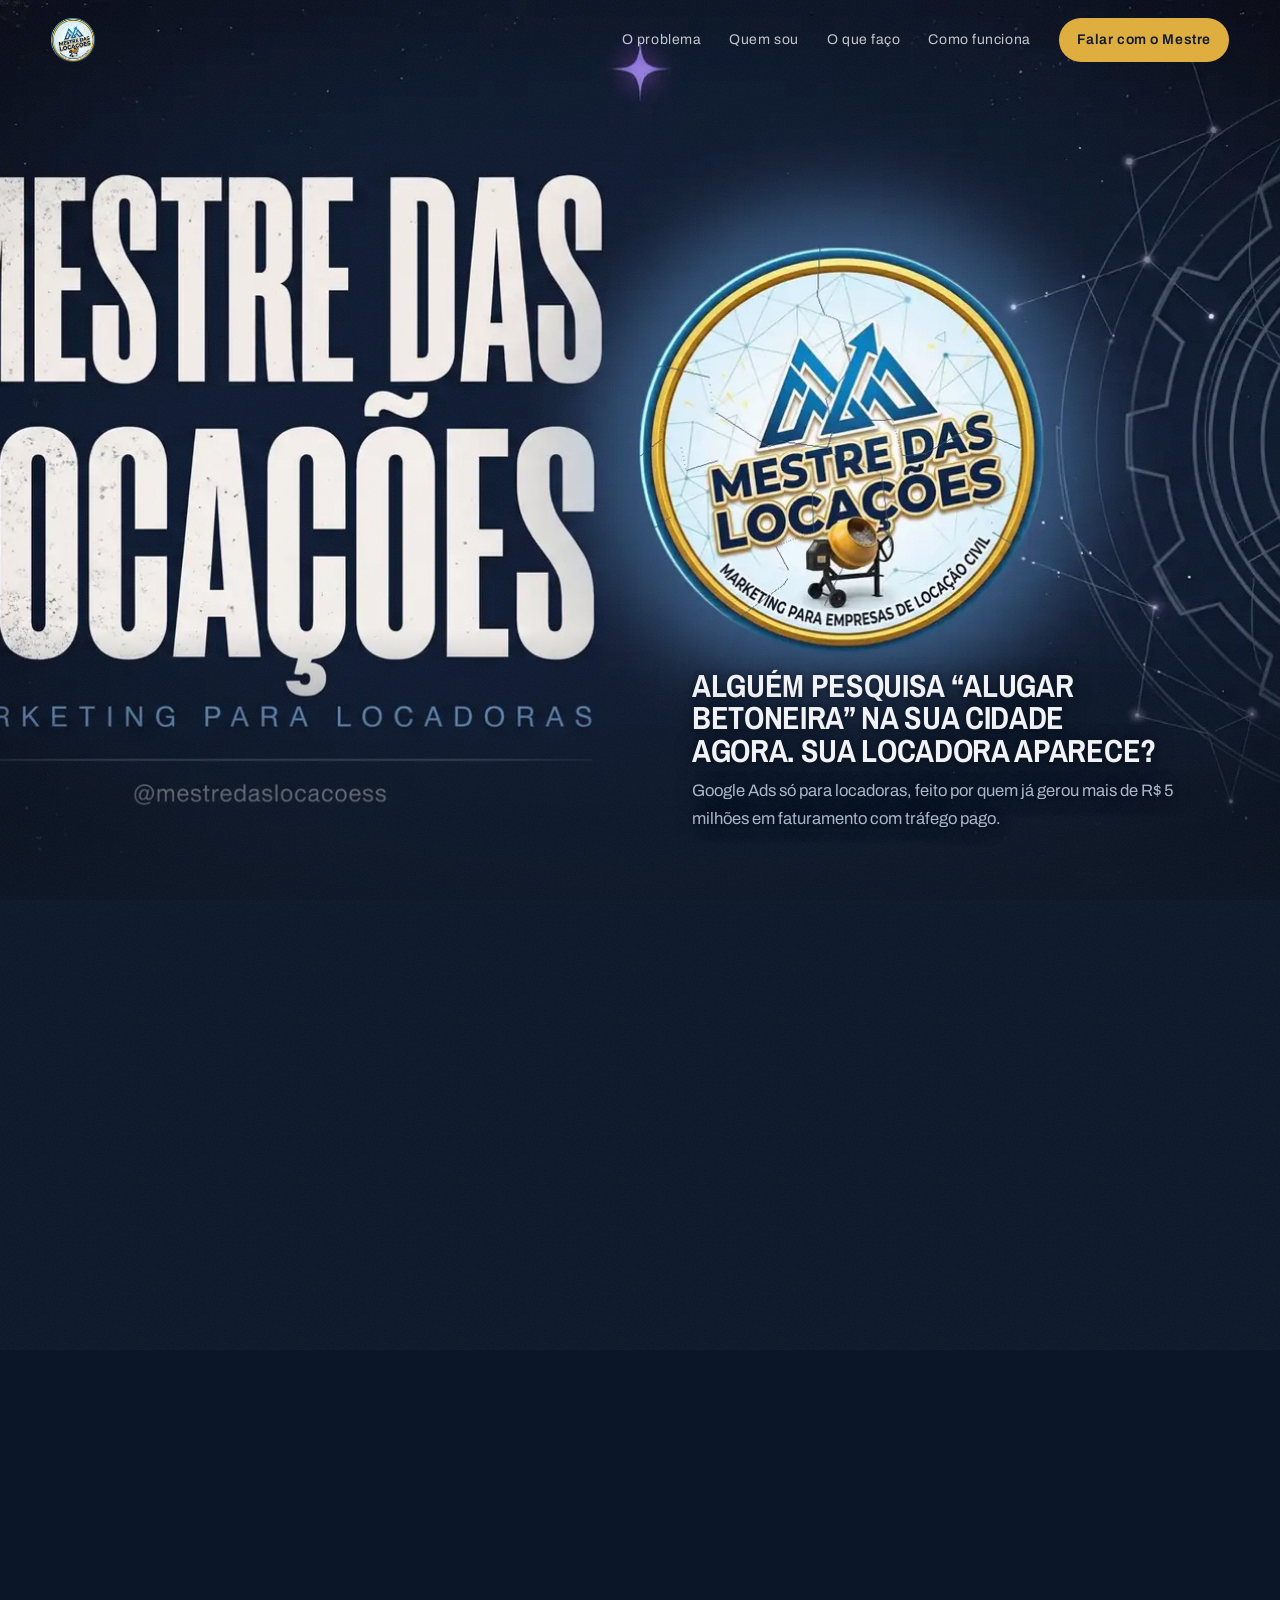
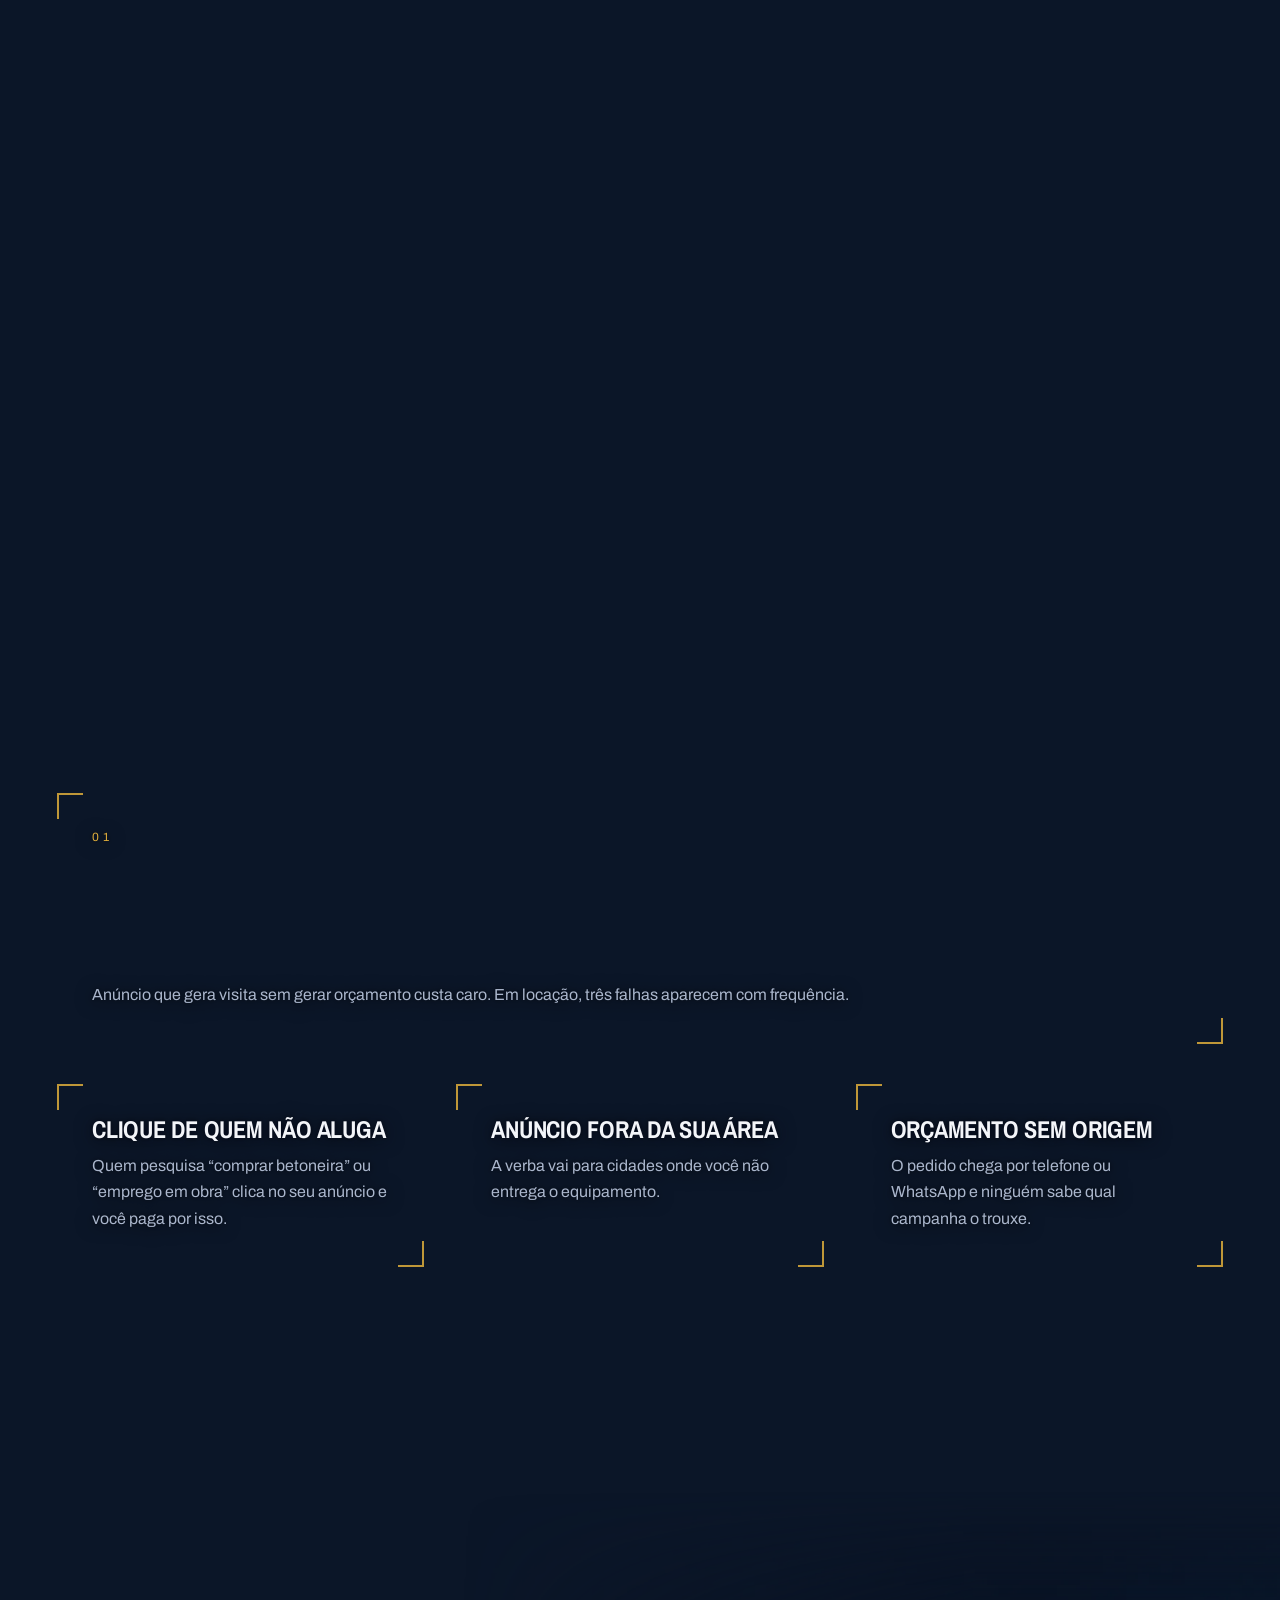
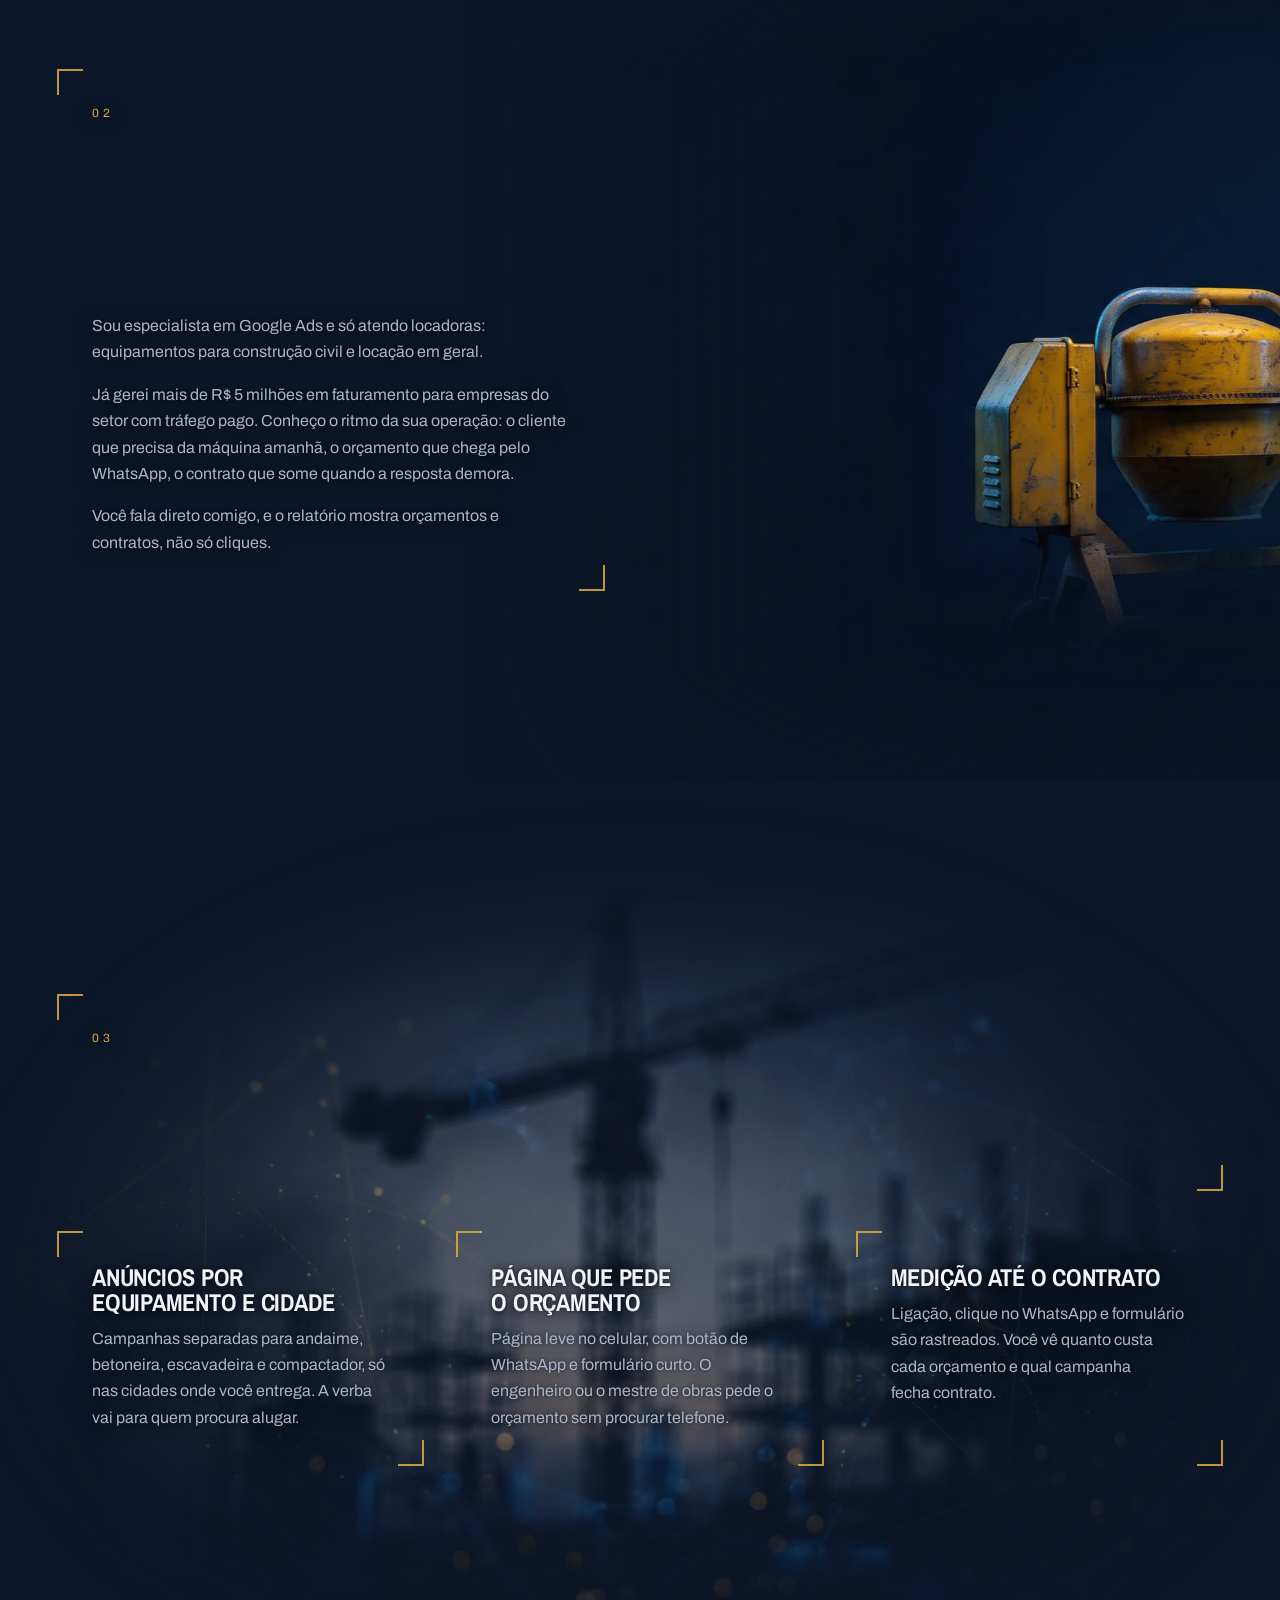
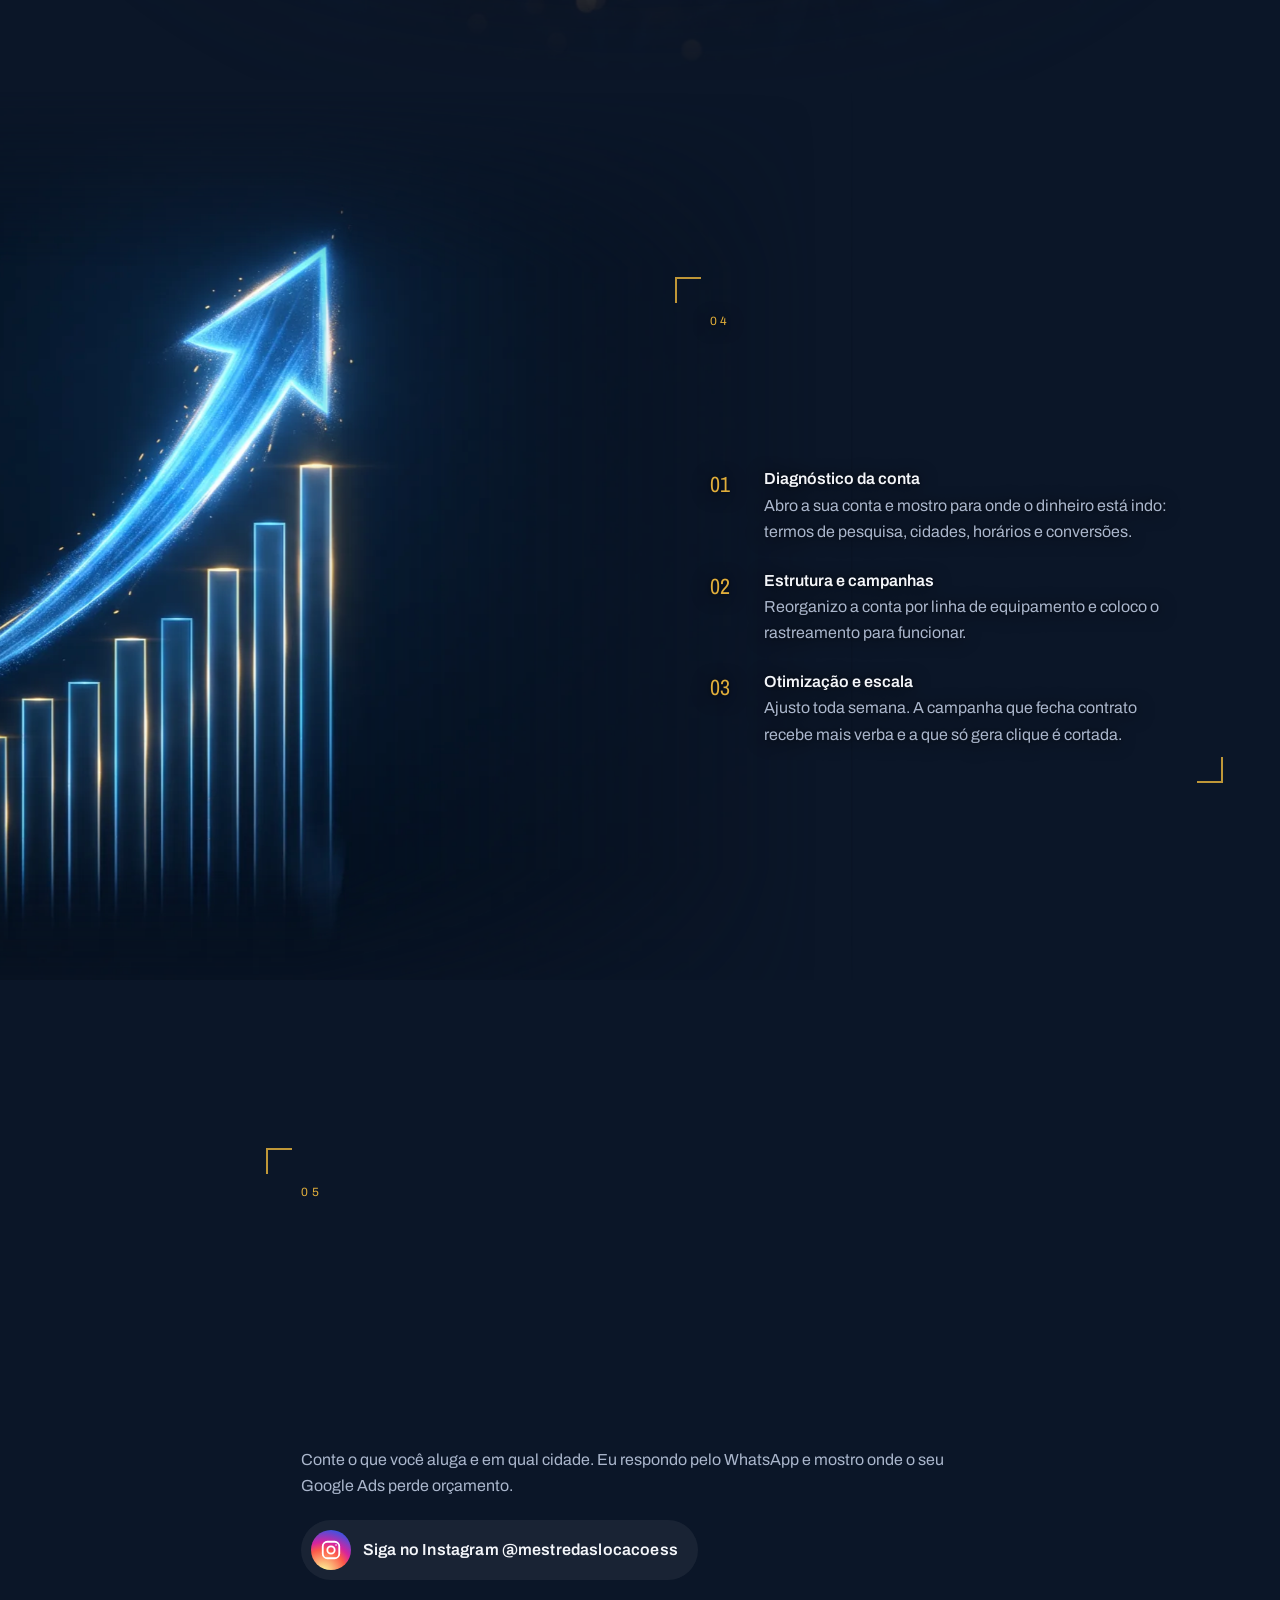
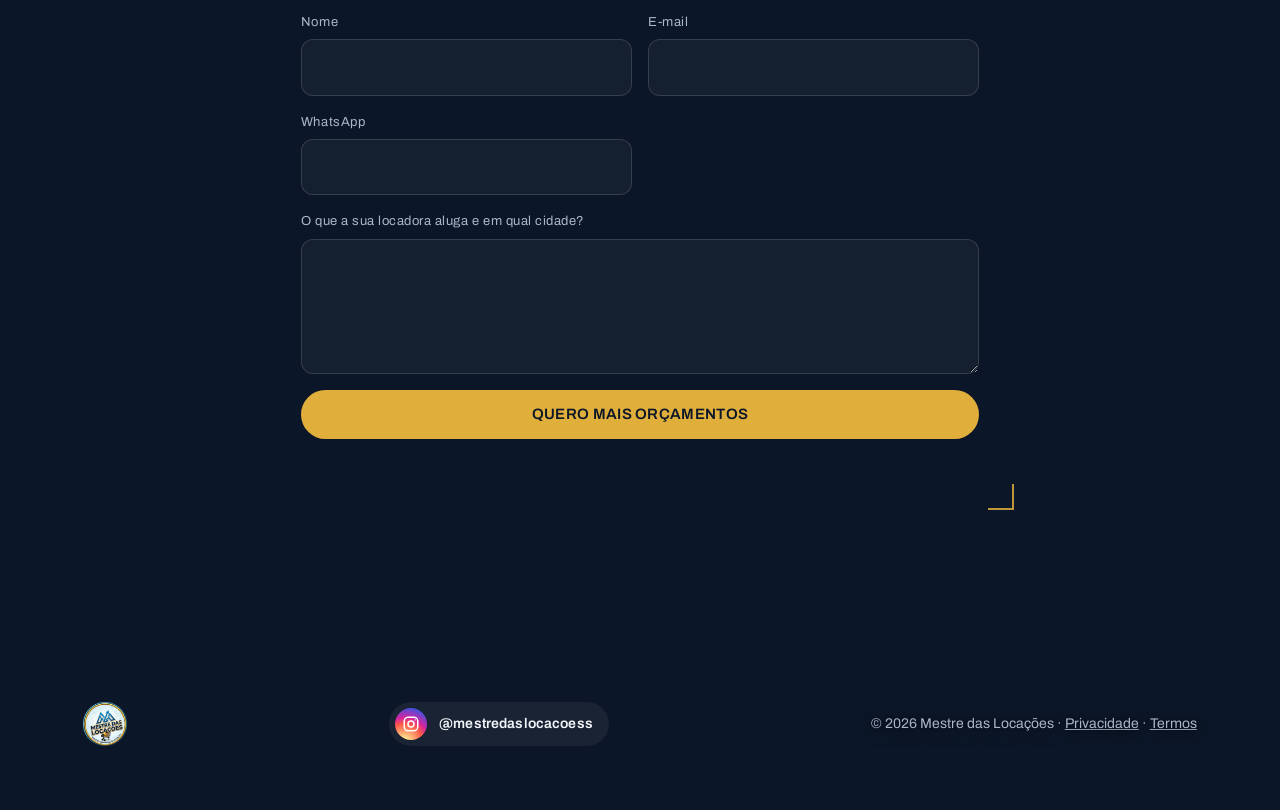
<file: index.html>
<!doctype html>
<html lang="pt-BR">
<head>
  <meta charset="utf-8">
  <meta name="viewport" content="width=device-width, initial-scale=1">
  <title>Mestre das Locações | Marketing para locadoras</title>
  <meta name="description" content="Google Ads só para locadoras de equipamentos para construção civil e locação em geral. Mais de R$ 5 milhões em faturamento gerado com tráfego pago.">
  <meta property="og:title" content="Mestre das Locações | Marketing para locadoras">
  <meta property="og:description" content="Google Ads e tráfego pago para locadoras. Mais de R$ 5 milhões em faturamento gerado.">
  <meta property="og:image" content="assets/frames/desktop/f_0001.webp">
  <meta name="theme-color" content="#0b1628">
  <link rel="preconnect" href="https://fonts.googleapis.com">
  <link rel="preconnect" href="https://fonts.gstatic.com" crossorigin>
  <link href="https://fonts.googleapis.com/css2?family=Archivo+Narrow:wght@600;700&family=Archivo:wght@400;500;600&display=swap" rel="stylesheet">
  <link rel="preload" as="image" href="assets/frames/desktop/f_0001.webp">
  <link rel="stylesheet" href="estilo.css">
</head>
<body>

<header class="topo">
  <a href="#inicio" class="marca" aria-label="Mestre das Locações">
    <img src="assets/logo.png" alt="Mestre das Locações" class="marca-logo">
  </a>
  <nav class="menu" aria-label="Seções">
    <a href="#problema">O problema</a>
    <a href="#sobre">Quem sou</a>
    <a href="#servicos">O que faço</a>
    <a href="#processo">Como funciona</a>
    <a href="https://wa.me/5571991190854?text=Ol%C3%A1%21%20Vi%20o%20site%20do%20Mestre%20das%20Loca%C3%A7%C3%B5es%20e%20quero%20conversar%20sobre%20marketing%20para%20a%20minha%20locadora." class="menu-cta" target="_blank" rel="noopener">Falar com o Mestre</a>
  </nav>
</header>

<main>

  <section id="inicio" class="cine" style="--altura: 420vh">
    <div class="cine-palco">
      <canvas class="cine-canvas" aria-hidden="true"></canvas>
      <div class="cine-vinheta"></div>

      <div class="momento" data-de="0" data-ate="0.28">
        <div class="painel painel--vidro">
          <h1 class="titulo-abertura">Alguém pesquisa “alugar betoneira” na sua cidade agora. Sua locadora aparece?</h1>
          <p class="apoio">Google Ads só para locadoras, feito por quem já gerou mais de R$ 5 milhões em faturamento com tráfego pago.</p>
        </div>
      </div>
      <div class="momento momento--direita" data-de="0.36" data-ate="0.64">
        <div class="painel painel--vidro">
          <p class="destaque">Mais de R$ 5 milhões em faturamento gerado com tráfego pago para empresas de locação. Cada clique é medido até virar orçamento.</p>
        </div>
      </div>
      <div class="momento momento--centro" data-de="0.72" data-ate="1">
        <div class="painel painel--vidro">
          <p class="destaque">O cliente que precisa da máquina amanhã liga para o primeiro que atende.</p>
          <a href="https://wa.me/5571991190854?text=Ol%C3%A1%21%20Vi%20o%20site%20do%20Mestre%20das%20Loca%C3%A7%C3%B5es%20e%20quero%20conversar%20sobre%20marketing%20para%20a%20minha%20locadora." class="botao" target="_blank" rel="noopener">Quero mais orçamentos</a>
        </div>
      </div>

      <div class="cine-dica" aria-hidden="true"><span></span>role</div>
    </div>
  </section>

  <section id="problema" class="secao secao--larga">
    <div class="painel painel--cabecalho revelar">
      <span class="rotulo">01</span>
      <h2>Clique não paga a conta da locadora</h2>
      <p>Anúncio que gera visita sem gerar orçamento custa caro. Em locação, três falhas aparecem com frequência.</p>
    </div>
    <div class="cartoes">
      <article class="painel cartao revelar">
        <h3>Clique de quem não aluga</h3>
        <p>Quem pesquisa “comprar betoneira” ou “emprego em obra” clica no seu anúncio e você paga por isso.</p>
      </article>
      <article class="painel cartao revelar">
        <h3>Anúncio fora da sua área</h3>
        <p>A verba vai para cidades onde você não entrega o equipamento.</p>
      </article>
      <article class="painel cartao revelar">
        <h3>Orçamento sem origem</h3>
        <p>O pedido chega por telefone ou WhatsApp e ninguém sabe qual campanha o trouxe.</p>
      </article>
    </div>
  </section>

  <section id="sobre" class="secao">
    <img class="arte arte--direita" src="assets/img/sobre.webp" alt="" loading="lazy">
    <div class="secao-grade">
      <div class="painel revelar">
        <span class="rotulo">02</span>
        <h2>Quem vai cuidar do seu Google Ads</h2>
        <p>Sou especialista em Google Ads e só atendo locadoras: equipamentos para construção civil e locação em geral.</p>
        <p>Já gerei mais de R$ 5 milhões em faturamento para empresas do setor com tráfego pago. Conheço o ritmo da sua operação: o cliente que precisa da máquina amanhã, o orçamento que chega pelo WhatsApp, o contrato que some quando a resposta demora.</p>
        <p>Você fala direto comigo, e o relatório mostra orçamentos e contratos, não só cliques.</p>
      </div>
    </div>
  </section>

  <section id="servicos" class="secao secao--larga">
    <img class="arte arte--fundo" src="assets/img/servicos.webp" alt="" loading="lazy">
    <div class="painel painel--cabecalho revelar">
      <span class="rotulo">03</span>
      <h2>O que muda na sua conta</h2>
    </div>
    <div class="cartoes">
      <article class="painel cartao revelar">
        <h3>Anúncios por equipamento e cidade</h3>
        <p>Campanhas separadas para andaime, betoneira, escavadeira e compactador, só nas cidades onde você entrega. A verba vai para quem procura alugar.</p>
      </article>
      <article class="painel cartao revelar">
        <h3>Página que pede o orçamento</h3>
        <p>Página leve no celular, com botão de WhatsApp e formulário curto. O engenheiro ou o mestre de obras pede o orçamento sem procurar telefone.</p>
      </article>
      <article class="painel cartao revelar">
        <h3>Medição até o contrato</h3>
        <p>Ligação, clique no WhatsApp e formulário são rastreados. Você vê quanto custa cada orçamento e qual campanha fecha contrato.</p>
      </article>
    </div>
  </section>

  <section id="processo" class="secao">
    <img class="arte arte--esquerda" src="assets/img/processo.webp" alt="" loading="lazy">
    <div class="secao-grade secao-grade--direita">
      <div class="painel revelar">
        <span class="rotulo">04</span>
        <h2>Como começa</h2>
        <ol class="passos">
          <li><strong>Diagnóstico da conta</strong><span>Abro a sua conta e mostro para onde o dinheiro está indo: termos de pesquisa, cidades, horários e conversões.</span></li>
          <li><strong>Estrutura e campanhas</strong><span>Reorganizo a conta por linha de equipamento e coloco o rastreamento para funcionar.</span></li>
          <li><strong>Otimização e escala</strong><span>Ajusto toda semana. A campanha que fecha contrato recebe mais verba e a que só gera clique é cortada.</span></li>
        </ol>
      </div>
    </div>
  </section>

  <section id="contato" class="secao secao--contato">
    <div class="painel painel--form revelar">
      <span class="rotulo">05</span>
      <h2>Quantos orçamentos a sua locadora deixa passar?</h2>
      <p>Conte o que você aluga e em qual cidade. Eu respondo pelo WhatsApp e mostro onde o seu Google Ads perde orçamento.</p>
      <a class="insta" href="https://www.instagram.com/mestredaslocacoess/" target="_blank" rel="noopener"><svg class="insta-ico" viewBox="0 0 24 24" fill="none" stroke="currentColor" stroke-width="2" stroke-linecap="round" stroke-linejoin="round" aria-hidden="true"><rect x="3" y="3" width="18" height="18" rx="5"/><circle cx="12" cy="12" r="4"/><circle cx="17.5" cy="6.5" r=".9" fill="currentColor" stroke="none"/></svg><span>Siga no Instagram @mestredaslocacoess</span></a>
      <form class="form" novalidate>
        <div class="campo">
          <label for="f-nome">Nome</label>
          <input id="f-nome" name="nome" autocomplete="name" required>
        </div>
        <div class="campo">
          <label for="f-email">E-mail</label>
          <input id="f-email" name="email" type="email" autocomplete="email" required>
        </div>
        <div class="campo">
          <label for="f-tel">WhatsApp</label>
          <input id="f-tel" name="telefone" type="tel" autocomplete="tel" inputmode="tel" required>
        </div>
        <div class="campo campo--inteiro">
          <label for="f-msg">O que a sua locadora aluga e em qual cidade?</label>
          <textarea id="f-msg" name="mensagem" rows="4"></textarea>
        </div>
        <input type="text" name="_honey" class="pote" tabindex="-1" autocomplete="off" aria-hidden="true">
        <button type="submit" class="botao campo--inteiro">Quero mais orçamentos</button>
        <p class="form-status campo--inteiro" role="status" aria-live="polite"></p>
      </form>
    </div>
  </section>

</main>

<footer class="rodape">
  <div class="painel rodape-painel">
    <img src="assets/logo.png" alt="Mestre das Locações" class="marca-logo">
    <a class="insta" href="https://www.instagram.com/mestredaslocacoess/" target="_blank" rel="noopener"><svg class="insta-ico" viewBox="0 0 24 24" fill="none" stroke="currentColor" stroke-width="2" stroke-linecap="round" stroke-linejoin="round" aria-hidden="true"><rect x="3" y="3" width="18" height="18" rx="5"/><circle cx="12" cy="12" r="4"/><circle cx="17.5" cy="6.5" r=".9" fill="currentColor" stroke="none"/></svg><span>@mestredaslocacoess</span></a>
    <span>© <span data-ano></span> Mestre das Locações · <a href="privacidade.html">Privacidade</a> · <a href="termos.html">Termos</a></span>
  </div>
</footer>

<a class="whats" target="_blank" rel="noopener" aria-label="Conversar no WhatsApp">
  <svg viewBox="0 0 32 32" aria-hidden="true"><path fill="currentColor" d="M16 3C9 3 3.3 8.6 3.3 15.6c0 2.4.7 4.7 1.9 6.7L3 29l6.9-2.1c1.9 1 4 1.6 6.1 1.6 7 0 12.7-5.6 12.7-12.6S23 3 16 3Zm0 23.1c-1.9 0-3.8-.5-5.4-1.5l-.4-.2-4.1 1.2 1.3-4-.3-.4a10.4 10.4 0 0 1-1.6-5.6C5.5 9.8 10.2 5.2 16 5.2s10.5 4.6 10.5 10.4S21.8 26.1 16 26.1Zm5.8-7.8c-.3-.2-1.9-.9-2.2-1-.3-.1-.5-.2-.7.2-.2.3-.8 1-1 1.2-.2.2-.4.2-.7.1-.3-.2-1.3-.5-2.5-1.6-.9-.8-1.6-1.8-1.7-2.1-.2-.3 0-.5.1-.6l.5-.6.3-.5c.1-.2 0-.4 0-.6l-1-2.4c-.3-.6-.5-.5-.7-.5h-.6c-.2 0-.6.1-.9.4-.3.3-1.2 1.1-1.2 2.8s1.2 3.2 1.4 3.4c.2.2 2.4 3.6 5.7 5 .8.4 1.4.6 1.9.7.8.3 1.6.2 2.2.1.7-.1 1.9-.8 2.2-1.5.3-.7.3-1.4.2-1.5-.1-.2-.3-.3-.6-.4Z"/></svg>
</a>

<script src="config.js"></script>
<script src="app.js"></script>
</body>
</html>
</file>
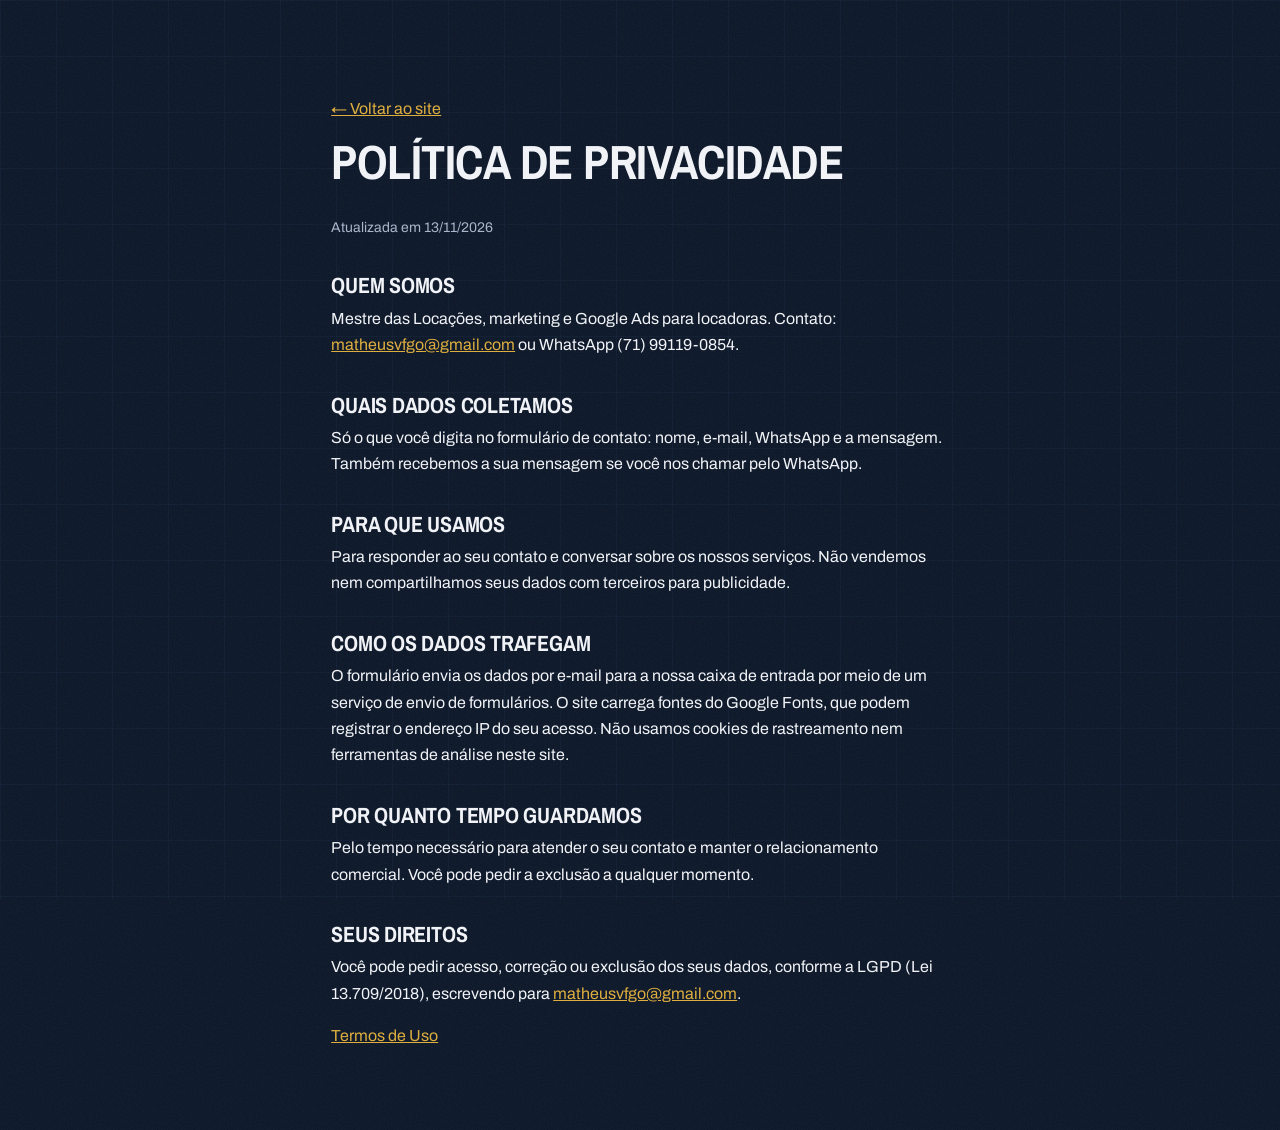
<file: privacidade.html>
<!doctype html>
<html lang="pt-BR">
<head>
  <meta charset="utf-8">
  <meta name="viewport" content="width=device-width, initial-scale=1">
  <title>Política de Privacidade | Mestre das Locações</title>
  <meta name="robots" content="index,follow">
  <link href="https://fonts.googleapis.com/css2?family=Archivo+Narrow:wght@700&family=Archivo:wght@400;600&display=swap" rel="stylesheet">
  <link rel="stylesheet" href="estilo.css">
  <style>
    .legal { max-width: 720px; margin: 0 auto; padding: 96px var(--gutter) 64px; }
    .legal h1 { font-size: clamp(30px, 6vw, 48px); margin-bottom: .6em; }
    .legal h2 { font-size: 22px; margin: 1.6em 0 .4em; }
    .legal h2::after { display: none; }
    .legal p, .legal li { color: var(--texto); }
    .legal a { color: var(--acento); }
    .legal .data { color: var(--texto-suave); font-size: 14px; }
  </style>
</head>
<body>
<main class="legal">
  <p><a href="index.html">← Voltar ao site</a></p>
  <h1>Política de Privacidade</h1>
  <p class="data">Atualizada em 13/11/2026</p>

  <h2>Quem somos</h2>
  <p>Mestre das Locações, marketing e Google Ads para locadoras. Contato: <a href="mailto:matheusvfgo@gmail.com">matheusvfgo@gmail.com</a> ou WhatsApp (71) 99119-0854.</p>

  <h2>Quais dados coletamos</h2>
  <p>Só o que você digita no formulário de contato: nome, e-mail, WhatsApp e a mensagem. Também recebemos a sua mensagem se você nos chamar pelo WhatsApp.</p>

  <h2>Para que usamos</h2>
  <p>Para responder ao seu contato e conversar sobre os nossos serviços. Não vendemos nem compartilhamos seus dados com terceiros para publicidade.</p>

  <h2>Como os dados trafegam</h2>
  <p>O formulário envia os dados por e-mail para a nossa caixa de entrada por meio de um serviço de envio de formulários. O site carrega fontes do Google Fonts, que podem registrar o endereço IP do seu acesso. Não usamos cookies de rastreamento nem ferramentas de análise neste site.</p>

  <h2>Por quanto tempo guardamos</h2>
  <p>Pelo tempo necessário para atender o seu contato e manter o relacionamento comercial. Você pode pedir a exclusão a qualquer momento.</p>

  <h2>Seus direitos</h2>
  <p>Você pode pedir acesso, correção ou exclusão dos seus dados, conforme a LGPD (Lei 13.709/2018), escrevendo para <a href="mailto:matheusvfgo@gmail.com">matheusvfgo@gmail.com</a>.</p>

  <p><a href="termos.html">Termos de Uso</a></p>
</main>
</body>
</html>
</file>
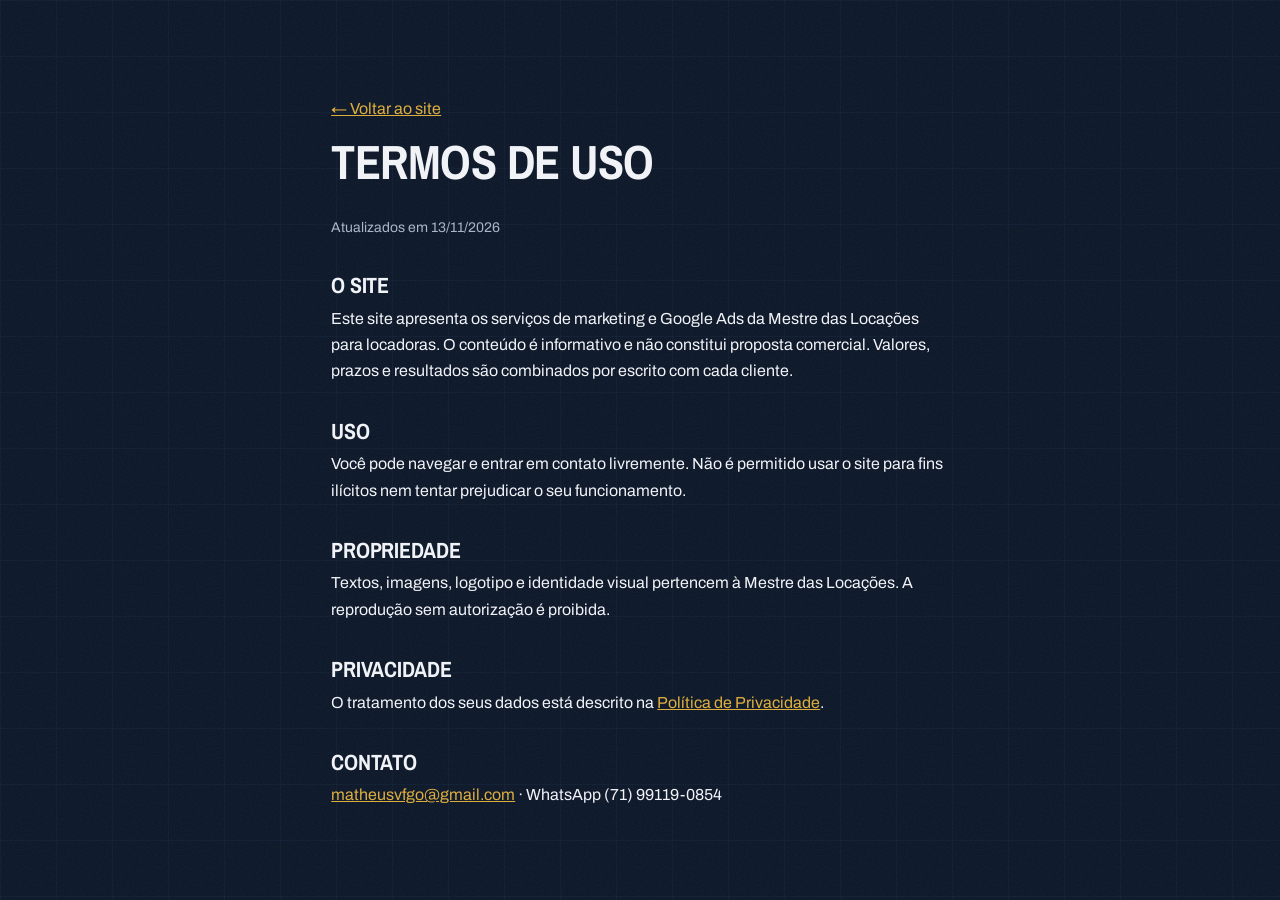
<file: termos.html>
<!doctype html>
<html lang="pt-BR">
<head>
  <meta charset="utf-8">
  <meta name="viewport" content="width=device-width, initial-scale=1">
  <title>Termos de Uso | Mestre das Locações</title>
  <meta name="robots" content="index,follow">
  <link href="https://fonts.googleapis.com/css2?family=Archivo+Narrow:wght@700&family=Archivo:wght@400;600&display=swap" rel="stylesheet">
  <link rel="stylesheet" href="estilo.css">
  <style>
    .legal { max-width: 720px; margin: 0 auto; padding: 96px var(--gutter) 64px; }
    .legal h1 { font-size: clamp(30px, 6vw, 48px); margin-bottom: .6em; }
    .legal h2 { font-size: 22px; margin: 1.6em 0 .4em; }
    .legal p { color: var(--texto); }
    .legal a { color: var(--acento); }
    .legal .data { color: var(--texto-suave); font-size: 14px; }
  </style>
</head>
<body>
<main class="legal">
  <p><a href="index.html">← Voltar ao site</a></p>
  <h1>Termos de Uso</h1>
  <p class="data">Atualizados em 13/11/2026</p>

  <h2>O site</h2>
  <p>Este site apresenta os serviços de marketing e Google Ads da Mestre das Locações para locadoras. O conteúdo é informativo e não constitui proposta comercial. Valores, prazos e resultados são combinados por escrito com cada cliente.</p>

  <h2>Uso</h2>
  <p>Você pode navegar e entrar em contato livremente. Não é permitido usar o site para fins ilícitos nem tentar prejudicar o seu funcionamento.</p>

  <h2>Propriedade</h2>
  <p>Textos, imagens, logotipo e identidade visual pertencem à Mestre das Locações. A reprodução sem autorização é proibida.</p>

  <h2>Privacidade</h2>
  <p>O tratamento dos seus dados está descrito na <a href="privacidade.html">Política de Privacidade</a>.</p>

  <h2>Contato</h2>
  <p><a href="mailto:matheusvfgo@gmail.com">matheusvfgo@gmail.com</a> · WhatsApp (71) 99119-0854</p>
</main>
</body>
</html>
</file>
<file: estilo.css>
/* ── Tokens: ajuste pela identidade visual do cliente ───────────────────── */
:root {
  --fundo: #0b1628;          /* MESMA cor usada nos prompts das imagens */
  --fundo-2: #0f1d36;
  --texto: #f3f5f9;
  --texto-suave: #aab6cc;
  --acento: #e0ae3b;         /* cor principal da marca */
  --acento-texto: #0b1628;   /* texto sobre o acento */
  --linha: rgb(243 245 249 / 0.14);
  --painel: rgb(11 22 40 / 0.68);
  --mistura: lighten;        /* tema escuro: lighten | tema claro: multiply */

  --fonte-titulo: "Archivo Narrow", Impact, sans-serif;
  --fonte-texto: "Archivo", system-ui, sans-serif;

  --raio: 18px;
  --gutter: clamp(16px, 4vw, 56px);
  --largura: 1240px;
  --ease: cubic-bezier(.2, .7, .1, 1);
}
/* Tema claro (marcas de luz, saúde, casamento etc.): troque os tokens assim
:root {
  --fundo: #f4efe7; --fundo-2: #ebe4d8; --texto: #1d1a16; --texto-suave: #5d564c;
  --linha: rgb(29 26 22 / .12); --painel: rgb(244 239 231 / .7); --mistura: multiply;
}
*/

*, *::before, *::after { box-sizing: border-box; }
html { scroll-behavior: smooth; -webkit-text-size-adjust: 100%; overflow-x: clip; }
body {
  margin: 0;
  background: var(--fundo);
  color: var(--texto);
  font: 400 clamp(16px, 1.05vw, 18px)/1.65 var(--fonte-texto);
  overflow-x: clip;
  -webkit-font-smoothing: antialiased;
}
/* Grão de filme: tira o aspecto "liso de IA" */
body::after {
  content: ""; position: fixed; inset: -50%; z-index: 90; pointer-events: none; opacity: .07;
  background-image: url("data:image/svg+xml,%3Csvg xmlns='http://www.w3.org/2000/svg' width='160' height='160'%3E%3Cfilter id='n'%3E%3CfeTurbulence type='fractalNoise' baseFrequency='.9' numOctaves='2' stitchTiles='stitch'/%3E%3C/filter%3E%3Crect width='100%25' height='100%25' filter='url(%23n)'/%3E%3C/svg%3E");
  animation: grao 1s steps(4) infinite;
}
@keyframes grao { 25% { transform: translate(-3%, 2%); } 50% { transform: translate(2%, -3%); } 75% { transform: translate(-2%, -1%); } }

img { max-width: 100%; display: block; }
a { color: inherit; }
h1, h2, h3 { font-family: var(--fonte-titulo); font-weight: 700; text-transform: uppercase; line-height: 1.02; margin: 0 0 .5em; letter-spacing: -.01em; text-wrap: balance; }
h1 { font-size: clamp(38px, 6.2vw, 96px); }
h2 { font-size: clamp(32px, 4.2vw, 64px); }
h3 { font-size: clamp(22px, 1.9vw, 28px); }
p { margin: 0 0 1em; color: var(--texto-suave); text-wrap: pretty; }

/* ── Topo ──────────────────────────────────────────────────────────────── */
.topo {
  position: fixed; inset: 0 0 auto; z-index: 50;
  display: flex; align-items: center; justify-content: space-between; gap: 16px;
  padding: 18px var(--gutter);
  transition: background .4s var(--ease), backdrop-filter .4s;
}
.topo.rolou { background: rgb(11 22 40 / .7); backdrop-filter: blur(14px); -webkit-backdrop-filter: blur(14px); }
.marca { text-decoration: none; display: flex; align-items: center; }
.marca-logo { height: 44px; width: auto; }
.marca-texto { font-family: var(--fonte-titulo); font-size: 22px; letter-spacing: .02em; }
.menu { display: flex; gap: 28px; align-items: center; font-size: 14px; letter-spacing: .04em; }
.menu a { text-decoration: none; opacity: .8; transition: opacity .3s; }
.menu a:hover { opacity: 1; }
.menu-cta { background: var(--acento); color: var(--acento-texto); font-weight: 600; padding: 10px 18px; border-radius: 999px; opacity: 1 !important; transition: transform .3s var(--ease), filter .3s; }
.menu-cta:hover { transform: translateY(-1px); filter: brightness(1.08); }
@media (max-width: 760px) { .menu a:not(.menu-cta) { display: none; } }

/* ── Abertura cinematográfica ──────────────────────────────────────────── */
.cine { position: relative; height: var(--altura, 400vh); }
.cine-palco { position: sticky; top: 0; height: 100vh; height: 100svh; overflow: hidden; }
.cine-canvas { position: absolute; inset: 0; width: 100%; height: 100%; }
.cine-vinheta {
  position: absolute; inset: 0; pointer-events: none;
  background:
    radial-gradient(120% 90% at 50% 45%, transparent 55%, rgb(0 0 0 / .45) 100%),
    linear-gradient(to bottom, transparent 70%, var(--fundo) 100%);
}
.momento {
  position: absolute; inset: auto var(--gutter) 12vh; max-width: 640px;
  opacity: 0; transform: translateY(24px); filter: blur(6px);
  transition: opacity .7s var(--ease), transform .9s var(--ease), filter .7s var(--ease);
  pointer-events: none;
}
.momento.ativo { opacity: 1; transform: none; filter: none; pointer-events: auto; }
.momento--direita { left: auto; right: var(--gutter); }
.momento { left: auto; right: var(--gutter); bottom: 5vh; width: min(44vw, 560px); max-width: none; }
.momento .titulo-abertura { font-size: clamp(22px, 2.5vw, 42px); }
.momento .painel { padding: clamp(16px, 1.8vw, 28px); }
.momento .destaque { font-size: clamp(18px, 1.9vw, 30px); }
.momento--centro { left: auto; right: var(--gutter); transform: translateY(24px); text-align: left; }
.momento--centro.ativo { transform: none; }
.titulo-abertura { margin-bottom: .3em; }
.apoio { font-size: clamp(16px, 1.3vw, 20px); margin: 0; }
.destaque { font-family: var(--fonte-titulo); font-size: clamp(24px, 2.8vw, 42px); line-height: 1.2; color: var(--texto); margin: 0 0 .6em; }
.destaque:last-child { margin: 0; }
.cine-dica {
  position: absolute; bottom: 28px; left: 50%; transform: translateX(-50%);
  display: grid; justify-items: center; gap: 8px; font-size: 11px; letter-spacing: .3em; text-transform: uppercase; opacity: .6;
  transition: opacity .5s;
}
.cine-dica span { width: 1px; height: 38px; background: linear-gradient(var(--texto), transparent); animation: dica 2s var(--ease) infinite; }
@keyframes dica { 0% { transform: scaleY(0); transform-origin: top; } 50% { transform: scaleY(1); transform-origin: top; } 51% { transform-origin: bottom; } 100% { transform: scaleY(0); transform-origin: bottom; } }
.cine.andou .cine-dica { opacity: 0; }

/* ── Painéis (todo texto mora num painel) ──────────────────────────────── */
.painel {
  position: relative;
  background: transparent;
  border-radius: var(--raio);
  padding: clamp(24px, 3.2vw, 48px);
  text-shadow: 0 2px 18px rgb(6 12 24 / .85), 0 0 4px rgb(6 12 24 / .6);
}
.painel--vidro { background: transparent; }
.painel > :last-child { margin-bottom: 0; }
.rotulo { display: block; font-size: 12px; letter-spacing: .3em; color: var(--acento); margin-bottom: 18px; }

/* ── Seções ────────────────────────────────────────────────────────────── */
.secao {
  position: relative; isolation: isolate; overflow: clip;
  min-height: 100vh; padding: 18vh var(--gutter);
  display: grid; align-content: center;
}
.secao-grade { width: 100%; max-width: var(--largura); margin: 0 auto; display: grid; grid-template-columns: minmax(0, 560px) 1fr; }
.secao-grade--direita { grid-template-columns: 1fr minmax(0, 560px); }
.secao-grade--direita > .painel { grid-column: 2; }
.secao--larga { gap: 28px; justify-items: center; }
.painel--cabecalho { width: 100%; max-width: var(--largura); }
.cartoes { width: 100%; max-width: var(--largura); display: grid; grid-template-columns: repeat(auto-fit, minmax(260px, 1fr)); gap: 20px; }
.cartao h3 { margin-bottom: .4em; }
.cartao { }

.passos { list-style: none; margin: 8px 0 0; padding: 0; counter-reset: p; display: grid; gap: 22px; }
.passos li { counter-increment: p; display: grid; grid-template-columns: 42px 1fr; column-gap: 12px; }
.passos li::before { content: counter(p, decimal-leading-zero); grid-row: span 2; font-family: var(--fonte-titulo); color: var(--acento); font-size: 22px; }
.passos strong { font-weight: 600; }
.passos span { color: var(--texto-suave); }

/* ── Arte: imagens fundidas ao fundo (nunca retângulo com borda) ───────── */
.arte {
  position: absolute; z-index: -1; pointer-events: none;
  object-fit: cover; mix-blend-mode: var(--mistura);
  -webkit-mask-composite: source-in; mask-composite: intersect;
}
.arte--direita, .arte--esquerda { top: 0; bottom: 0; width: 64vw; height: 100%; }
.arte--direita {
  right: 0;
  -webkit-mask-image: linear-gradient(to left, #000 38%, transparent 96%), linear-gradient(to bottom, transparent, #000 18%, #000 80%, transparent);
          mask-image: linear-gradient(to left, #000 38%, transparent 96%), linear-gradient(to bottom, transparent, #000 18%, #000 80%, transparent);
}
.arte--esquerda {
  left: 0;
  -webkit-mask-image: linear-gradient(to right, #000 38%, transparent 96%), linear-gradient(to bottom, transparent, #000 18%, #000 80%, transparent);
          mask-image: linear-gradient(to right, #000 38%, transparent 96%), linear-gradient(to bottom, transparent, #000 18%, #000 80%, transparent);
}
.arte--fundo {
  inset: 0; width: 100%; height: 100%; opacity: .5;
  /* closest-side: a elipse zera exatamente na borda, então nunca sobra linha reta */
  -webkit-mask-image: radial-gradient(closest-side, #000 35%, transparent 100%), linear-gradient(to bottom, transparent, #000 22%, #000 78%, transparent);
          mask-image: radial-gradient(closest-side, #000 35%, transparent 100%), linear-gradient(to bottom, transparent, #000 22%, #000 78%, transparent);
}
.arte--suave { opacity: .32; }
/* Parallax leve aplicado pelo app.js */
.arte[data-parallax] { will-change: transform; }

/* ── Contato ───────────────────────────────────────────────────────────── */
.secao--contato { justify-items: center; }
.painel--form { width: 100%; max-width: 760px; }
.form { display: grid; grid-template-columns: 1fr 1fr; gap: 16px; margin-top: 24px; }
.campo { display: grid; gap: 6px; }
.campo--inteiro { grid-column: 1 / -1; }
.campo label { font-size: 13px; letter-spacing: .04em; color: var(--texto-suave); }
.campo input, .campo textarea {
  width: 100%; font: inherit; color: var(--texto);
  background: rgb(255 255 255 / .04); border: 1px solid var(--linha); border-radius: 12px;
  padding: 14px 16px; transition: border-color .3s, background .3s; resize: vertical;
}
.campo input:focus, .campo textarea:focus { outline: none; border-color: var(--acento); background: rgb(255 255 255 / .07); }
.campo.erro input { border-color: #d9776b; }
.pote { position: absolute; left: -9999px; }
.form-status { min-height: 1.4em; margin: 0; font-size: 14px; }
.form-status.ok { color: var(--acento); }
.form-status.falha { color: #e39a90; }
@media (max-width: 640px) { .form { grid-template-columns: 1fr; } }

/* ── Botões ────────────────────────────────────────────────────────────── */
.botao {
  text-transform: uppercase;   display: inline-flex; align-items: center; justify-content: center; gap: 10px;
  font: 600 15px/1 var(--fonte-texto); letter-spacing: .02em; text-decoration: none; cursor: pointer;
  color: var(--acento-texto); background: var(--acento); border: 0; border-radius: 999px;
  padding: 17px 30px; transition: transform .4s var(--ease), filter .3s;
}
.botao:hover { transform: translateY(-2px); filter: brightness(1.08); }
.botao[disabled] { opacity: .6; cursor: progress; }

/* ── WhatsApp flutuante ────────────────────────────────────────────────── */
.whats {
  position: fixed; right: max(16px, env(safe-area-inset-right)); bottom: max(18px, env(safe-area-inset-bottom)); z-index: 60;
  width: 58px; height: 58px; border-radius: 50%; display: grid; place-items: center;
  background: #25d366; color: #fff; box-shadow: 0 10px 30px rgb(0 0 0 / .35);
  transform: scale(0); transition: transform .5s var(--ease);
}
.whats.visivel { transform: scale(1); }
.whats:hover { transform: scale(1.07); }
.whats svg { width: 30px; height: 30px; }
.whats::after { content: ""; position: absolute; inset: 0; border-radius: 50%; border: 2px solid #25d366; animation: pulso 2.6s ease-out infinite; }
@keyframes pulso { from { transform: scale(1); opacity: .7; } to { transform: scale(1.6); opacity: 0; } }

/* ── Rodapé ────────────────────────────────────────────────────────────── */
.rodape { padding: 0 var(--gutter) 40px; }
.rodape-painel { max-width: var(--largura); margin: 0 auto; display: flex; flex-wrap: wrap; gap: 12px 32px; align-items: center; justify-content: space-between; font-size: 14px; color: var(--texto-suave); padding: 24px 32px; }

/* ── Revelar ao rolar ──────────────────────────────────────────────────── */
.revelar { opacity: 0; transform: translateY(40px); transition: opacity 1s var(--ease), transform 1.2s var(--ease); }
.revelar.visto { opacity: 1; transform: none; }

/* ── Celular ───────────────────────────────────────────────────────────── */
@media (max-width: 860px) {
  .secao { padding: 14vh var(--gutter); min-height: auto; }
  .secao-grade, .secao-grade--direita { grid-template-columns: 1fr; }
  .secao-grade--direita > .painel { grid-column: 1; }
  .arte--direita, .arte--esquerda { left: 0; right: 0; width: 100%; height: 70%; opacity: .55;
    -webkit-mask-image: linear-gradient(to bottom, transparent, #000 25%, #000 55%, transparent);
            mask-image: linear-gradient(to bottom, transparent, #000 25%, #000 55%, transparent); }
  .momento, .momento--direita, .momento--centro { left: var(--gutter); right: var(--gutter); bottom: 4vh; width: auto; }
}

@media (prefers-reduced-motion: reduce) {
  *, *::before, *::after { animation: none !important; transition: none !important; }
  .revelar, .momento:first-of-type { opacity: 1; transform: none; filter: none; }
  .cine { height: 100svh; }
  .momento:not(:first-of-type), .cine-dica { display: none; }
}

/* ── Efeito de obra nos títulos: letras caem como blocos e a faixa de alerta se desenha ── */
.palavra { display: inline-block; white-space: nowrap; }
.letra {
  display: inline-block; opacity: 0; transform: translateY(-.8em) rotate(-8deg); transform-origin: 50% 100%;
  transition: opacity .35s ease, transform .6s cubic-bezier(.3, 1.5, .5, 1);
  transition-delay: calc(var(--i) * 26ms + .15s);
}
.obra.on .letra { opacity: 1; transform: none; }
h2.obra::after {
  content: ""; display: block; height: 8px; width: 110px; margin-top: .5em;
  background: repeating-linear-gradient(-45deg, var(--acento) 0 9px, #0b1628 9px 18px);
  transform: scaleX(0); transform-origin: left; transition: transform .9s var(--ease) .55s;
}
.obra.on::after { transform: scaleX(1); }
@media (prefers-reduced-motion: reduce) { .letra { opacity: 1; transform: none; } h2.obra::after { transform: none; } }

/* ── Ajustes de celular ── */
@media (max-width: 860px) {
  body { font-size: 16px; }
  .topo { padding: 12px var(--gutter); }
  .marca-logo { height: 38px; }
  h2 { font-size: clamp(28px, 8.4vw, 40px); }
  .painel { padding: 22px 20px; }
  .secao { padding: 10vh var(--gutter); }
  .secao--larga { gap: 16px; }
  .cartoes { gap: 14px; grid-template-columns: 1fr; }
  .passos li { grid-template-columns: 34px 1fr; }
  .secao--contato { padding-bottom: 120px; }
  .rodape-painel { flex-direction: column; align-items: flex-start; padding: 20px; }
  .cine { --altura: 360vh !important; }
  .whats { width: 54px; height: 54px; }
  .botao { width: 100%; padding: 17px 20px; }
  .momento .botao { width: auto; }
}
@media (max-width: 420px) { .menu-cta { padding: 8px 12px; font-size: 13px; } }

.painel .botao, .painel .campo input, .painel .campo textarea { text-shadow: none; }

/* ── Planta de obra: grade técnica fixa, quase invisível (estática, não pesa) ── */
body::before {
  content: ""; position: fixed; inset: 0; z-index: -1; pointer-events: none;
  background-image:
    linear-gradient(rgb(120 170 255 / .045) 1px, transparent 1px),
    linear-gradient(90deg, rgb(120 170 255 / .045) 1px, transparent 1px);
  background-size: 56px 56px;
}
/* ── Cantoneiras de projeto nos painéis: aparecem quando o bloco entra ── */
.painel.revelar::before, .painel.revelar::after {
  content: ""; position: absolute; width: 26px; height: 26px; pointer-events: none;
  border: 0 solid var(--acento); opacity: 0; transition: opacity .6s var(--ease) .5s, transform .8s var(--ease) .5s;
}
.painel.revelar::before { top: 6px; left: 6px; border-width: 2px 0 0 2px; transform: translate(10px, 10px); }
.painel.revelar::after { right: 6px; bottom: 6px; border-width: 0 2px 2px 0; transform: translate(-10px, -10px); }
.painel.revelar.visto::before, .painel.revelar.visto::after { opacity: .85; transform: none; }
/* ── Barra de progresso da obra, no topo ── */
.obra-progresso {
  position: fixed; left: 0; top: 0; height: 5px; width: 100%; z-index: 70; pointer-events: none;
  background: repeating-linear-gradient(-45deg, var(--acento) 0 8px, #0b1628 8px 16px);
  transform-origin: left; transform: scaleX(0);
}

/* ── Botão do Instagram ── */
.insta { display: inline-flex; align-items: center; gap: 12px; margin-top: 4px; padding: 10px 20px 10px 10px; border-radius: 999px; text-decoration: none !important; color: var(--texto); font-weight: 600; letter-spacing: .01em; background: rgb(255 255 255 / .06); transition: transform .4s var(--ease), background .3s; text-shadow: none; }
.insta:hover { transform: translateY(-2px); background: rgb(255 255 255 / .11); }
.insta-ico { width: 40px; height: 40px; padding: 9px; border-radius: 50%; color: #fff; flex: none; background: radial-gradient(circle at 30% 107%, #fdf497 0, #fdf497 5%, #fd5949 45%, #d6249f 60%, #285aeb 90%); }
.painel > .insta { margin-bottom: 8px; }
.rodape .insta { margin: 0; padding: 6px 16px 6px 6px; }
.rodape .insta-ico { width: 32px; height: 32px; padding: 7px; }

.secao--contato .painel { text-shadow: none; }
</file>
